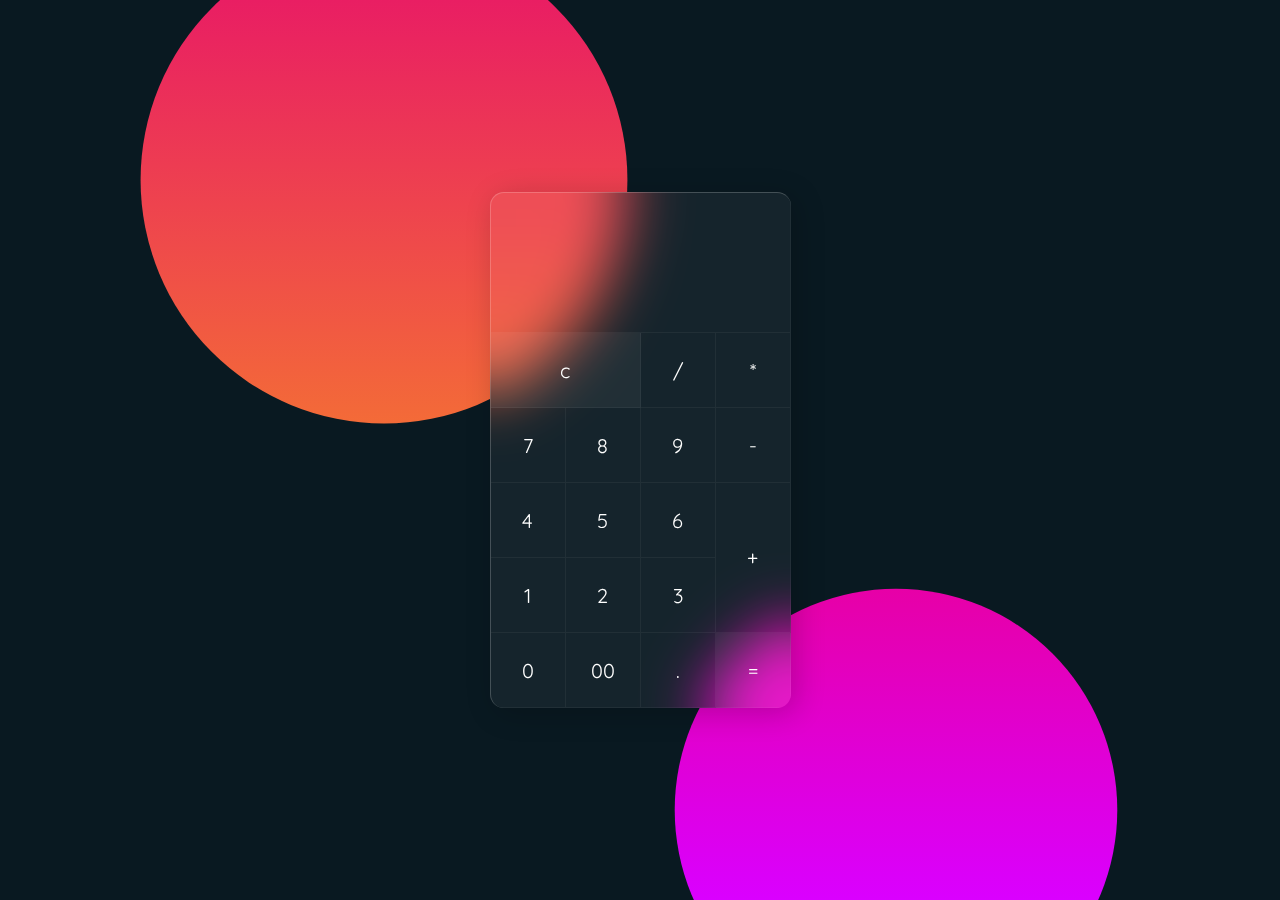
<file: index.html>
<!DOCTYPE html>
<html lang="en">
<head>
    <meta charset="UTF-8">
    <meta name="viewport" content="width=device-width, initial-scale=1.0">
    <title>Document</title>
    <link rel="stylesheet" href="style.css">
    <script type="text/javascript" src="vanilla-tilt.js"></script>
 </head>
<body>
      <div class="container">
        <form class="calculator" name="calc">
            <input tupe="text" readonly class="value" name="txt"/>
            <span class="num clear" onclick="calc.txt.value = ''">c</span>
            <span class="num" onclick="document.calc.txt.value +='/'">/</span>
            <span class="num" onclick="document.calc.txt.value +='*'">*</span>
        <!--<span class="num" onclick="document.calc.txt.value +='%'">%</span>-->
            <span class="num" onclick="document.calc.txt.value +='7'">7</span>
            <span class="num" onclick="document.calc.txt.value +='8'">8</span>
            <span class="num" onclick="document.calc.txt.value +='9'">9</span>
            <span class="num" onclick="document.calc.txt.value +='-'">-</span>
            <span class="num" onclick="document.calc.txt.value +='4'">4</span>
            <span class="num" onclick="document.calc.txt.value +='5'">5</span>
            <span class="num" onclick="document.calc.txt.value +='6'">6</span>
            <span class="num plus" onclick="document.calc.txt.value +='+'">+</span>
            <span class="num" onclick="document.calc.txt.value +='1'">1</span>
            <span class="num" onclick="document.calc.txt.value +='2'">2</span>
            <span class="num" onclick="document.calc.txt.value +='3'">3</span>
            <span class="num" onclick="document.calc.txt.value +='0'">0</span>
            <span class="num" onclick="document.calc.txt.value +='00'">00</span>
            <span class="num" onclick="document.calc.txt.value +='.'">.</span>
            <span class="num equal" onclick="document.calc.txt.value =eval(calc.txt.value)">=</span>
        </form>
        
    </div><br>
   
    
    
    <script type="text/javascript">
      VanillaTilt.init(document.querySelector(".container"), {
         max: 15,
         speed: 400,
         glare: true,
         "max-glare": 0.2,
    });
    </script>
    
</body>
</html>
</file>
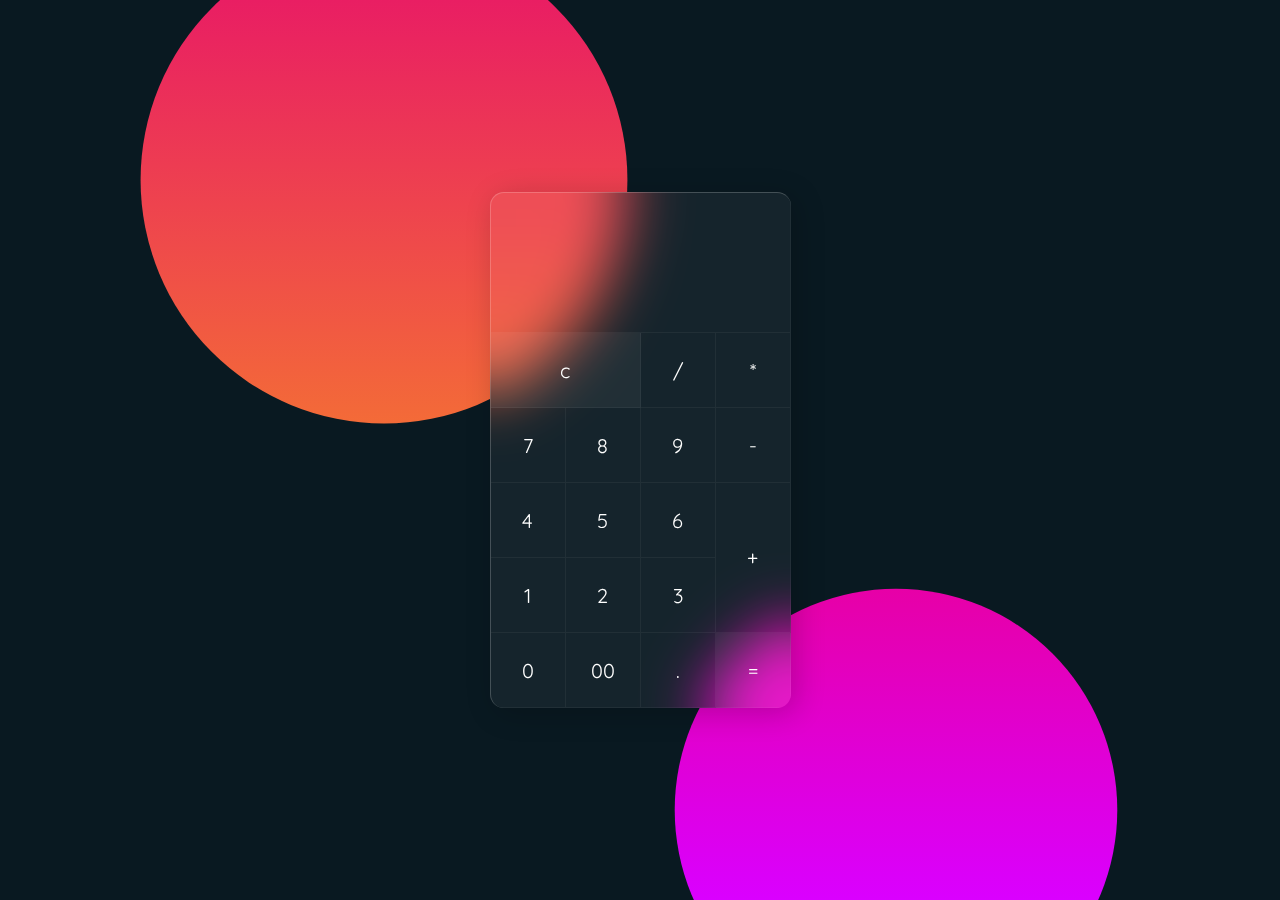
<file: calculater.html>
<!DOCTYPE html>
<html lang="en">
<head>
    <meta charset="UTF-8">
    <meta name="viewport" content="width=device-width, initial-scale=1.0">
    <title>Document</title>
    <link rel="stylesheet" href="style of claculater.css">
    <script type="text/javascript" src="vanilla-tilt.js"></script>
</head>
<body>
    <div class="container">
        <form class="calculator" name="calc">
            <input tupe="text" readonly class="value" name="txt"/>
            <span class="num clear" onclick="calc.txt.value = ''">c</span>
            <span class="num" onclick="document.calc.txt.value +='/'">/</span>
            <span class="num" onclick="document.calc.txt.value +='*'">*</span>
        <!--<span class="num" onclick="document.calc.txt.value +='%'">%</span>-->
            <span class="num" onclick="document.calc.txt.value +='7'">7</span>
            <span class="num" onclick="document.calc.txt.value +='8'">8</span>
            <span class="num" onclick="document.calc.txt.value +='9'">9</span>
            <span class="num" onclick="document.calc.txt.value +='-'">-</span>
            <span class="num" onclick="document.calc.txt.value +='4'">4</span>
            <span class="num" onclick="document.calc.txt.value +='5'">5</span>
            <span class="num" onclick="document.calc.txt.value +='6'">6</span>
            <span class="num plus" onclick="document.calc.txt.value +='+'">+</span>
            <span class="num" onclick="document.calc.txt.value +='1'">1</span>
            <span class="num" onclick="document.calc.txt.value +='2'">2</span>
            <span class="num" onclick="document.calc.txt.value +='3'">3</span>
            <span class="num" onclick="document.calc.txt.value +='0'">0</span>
            <span class="num" onclick="document.calc.txt.value +='00'">00</span>
            <span class="num" onclick="document.calc.txt.value +='.'">.</span>
            <span class="num equal" onclick="document.calc.txt.value =eval(calc.txt.value)">=</span>
        </form>
        
    </div><br>
   
    
    
    <script type="text/javascript">
      VanillaTilt.init(document.querySelector(".container"), {
         max: 15,
         speed: 400,
         glare: true,
         "max-glare": 0.2,
    });
    </script>
</body>
</html>
</file>
<file: style.css>
@import url('https://fonts.googleapis.com/css2?family=Quicksand:wght@300;400;500&display=swap');
*
{
    margin: 0;
    padding: 0;
    box-sizing: border-box;
    font-family: 'Quicksand', sans-serif;

}
body
{
    display: flex;
    justify-content: center;
    align-items: center;
    min-height: 100vh;
    background: #091921;
}
body::before
{
    content: '';
    position: absolute;
    top: 0;
    left: 0;
    width: 100%;
    height: 100%;
    background: linear-gradient(#e91e63,#ffc107);
    clip-path: circle(22% at 30% 20%);
}
body::after
{
    content: '';
    position: absolute;
    top: 0;
    left: 0;
    width: 100%;
    height: 100%;
    background: linear-gradient(#ff0000,#da00ff);
    clip-path: circle(20% at 70% 90%);
}
.container
{
    position: relative;
    background: rgb(255, 255,255, 0.05);
    border-radius: 14px;
    overflow: hidden;
    z-index: 10;
    backdrop-filter: blur(30px);
    border-top: 1px solid rgba(255, 255, 255, 0.2);
    border-left: 1px solid rgba(255, 255, 255, 0.2);
    box-shadow: 5px 5px 30px rgba(0,0,0,0.2);
}
.container .calculator
{
    position: relative;
    display: grid;
}
.container .calculator .value
{
    grid-column: span 4;
    height: 140px;
    width: 300px;
    text-align: right;
    border: none;
    outline: none;
    padding: 10px;
    font-size: 30px;
    background: transparent;
    color: #fff;
    border-bottom: 1px solid rgba(255, 255, 255, 0.05);
    border-right: 1px solid rgba(255, 255, 255, 0.05);
}
.container .calculator span
{
    display: grid;
    place-items: center;
    height: 75px;
    width: 75px;
    color: #fff;
    font-weight: 400;
    cursor: pointer;
    font-size: 20px;
    user-select: none;
    border-bottom: 1px solid rgba(255, 255, 255, 0.05);
    border-right: 1px solid rgba(255, 255, 255, 0.05);
}
.container .calculator span:hover
{
    transition: 0s;
    background: rgba(255, 255, 255, 0.05);

}
.container .calculator span:active{
    /*background: linear-gradient(rgba(241, 3, 3, 0.596),#ff05ea9d);*/
    color:#192f00;
    font-size: 24px;
    font-weight: 500;

}
.container .calculator .clear
{
    grid-column: span 2;
    width: 150px;
    background: rgba(255, 255, 255, 0.05);
}
.container .calculator .plus
{
    grid-row: span 2;
    height: 150px;
}
.equal
{
    background: rgba(255, 255, 255, 0.05);
}
</file>
<file: style of claculater.css>
@import url('https://fonts.googleapis.com/css2?family=Quicksand:wght@300;400;500&display=swap');
*
{
    margin: 0;
    padding: 0;
    box-sizing: border-box;
    font-family: 'Quicksand', sans-serif;

}
body
{
    display: flex;
    justify-content: center;
    align-items: center;
    min-height: 100vh;
    background: #091921;
}
body::before
{
    content: '';
    position: absolute;
    top: 0;
    left: 0;
    width: 100%;
    height: 100%;
    background: linear-gradient(#e91e63,#ffc107);
    clip-path: circle(22% at 30% 20%);
}
body::after
{
    content: '';
    position: absolute;
    top: 0;
    left: 0;
    width: 100%;
    height: 100%;
    background: linear-gradient(#ff0000,#da00ff);
    clip-path: circle(20% at 70% 90%);
}
.container
{
    position: relative;
    background: rgb(255, 255,255, 0.05);
    border-radius: 14px;
    overflow: hidden;
    z-index: 10;
    backdrop-filter: blur(30px);
    border-top: 1px solid rgba(255, 255, 255, 0.2);
    border-left: 1px solid rgba(255, 255, 255, 0.2);
    box-shadow: 5px 5px 30px rgba(0,0,0,0.2);
}
.container .calculator
{
    position: relative;
    display: grid;
}
.container .calculator .value
{
    grid-column: span 4;
    height: 140px;
    width: 300px;
    text-align: right;
    border: none;
    outline: none;
    padding: 10px;
    font-size: 30px;
    background: transparent;
    color: #fff;
    border-bottom: 1px solid rgba(255, 255, 255, 0.05);
    border-right: 1px solid rgba(255, 255, 255, 0.05);
}
.container .calculator span
{
    display: grid;
    place-items: center;
    height: 75px;
    width: 75px;
    color: #fff;
    font-weight: 400;
    cursor: pointer;
    font-size: 20px;
    user-select: none;
    border-bottom: 1px solid rgba(255, 255, 255, 0.05);
    border-right: 1px solid rgba(255, 255, 255, 0.05);
}
.container .calculator span:hover
{
    transition: 0s;
    background: rgba(255, 255, 255, 0.05);

}
.container .calculator span:active{
    /*background: linear-gradient(rgba(241, 3, 3, 0.596),#ff05ea9d);*/
    color:#192f00;
    font-size: 24px;
    font-weight: 500;

}
.container .calculator .clear
{
    grid-column: span 2;
    width: 150px;
    background: rgba(255, 255, 255, 0.05);
}
.container .calculator .plus
{
    grid-row: span 2;
    height: 150px;
}
.equal
{
    background: rgba(255, 255, 255, 0.05);
}
</file>
